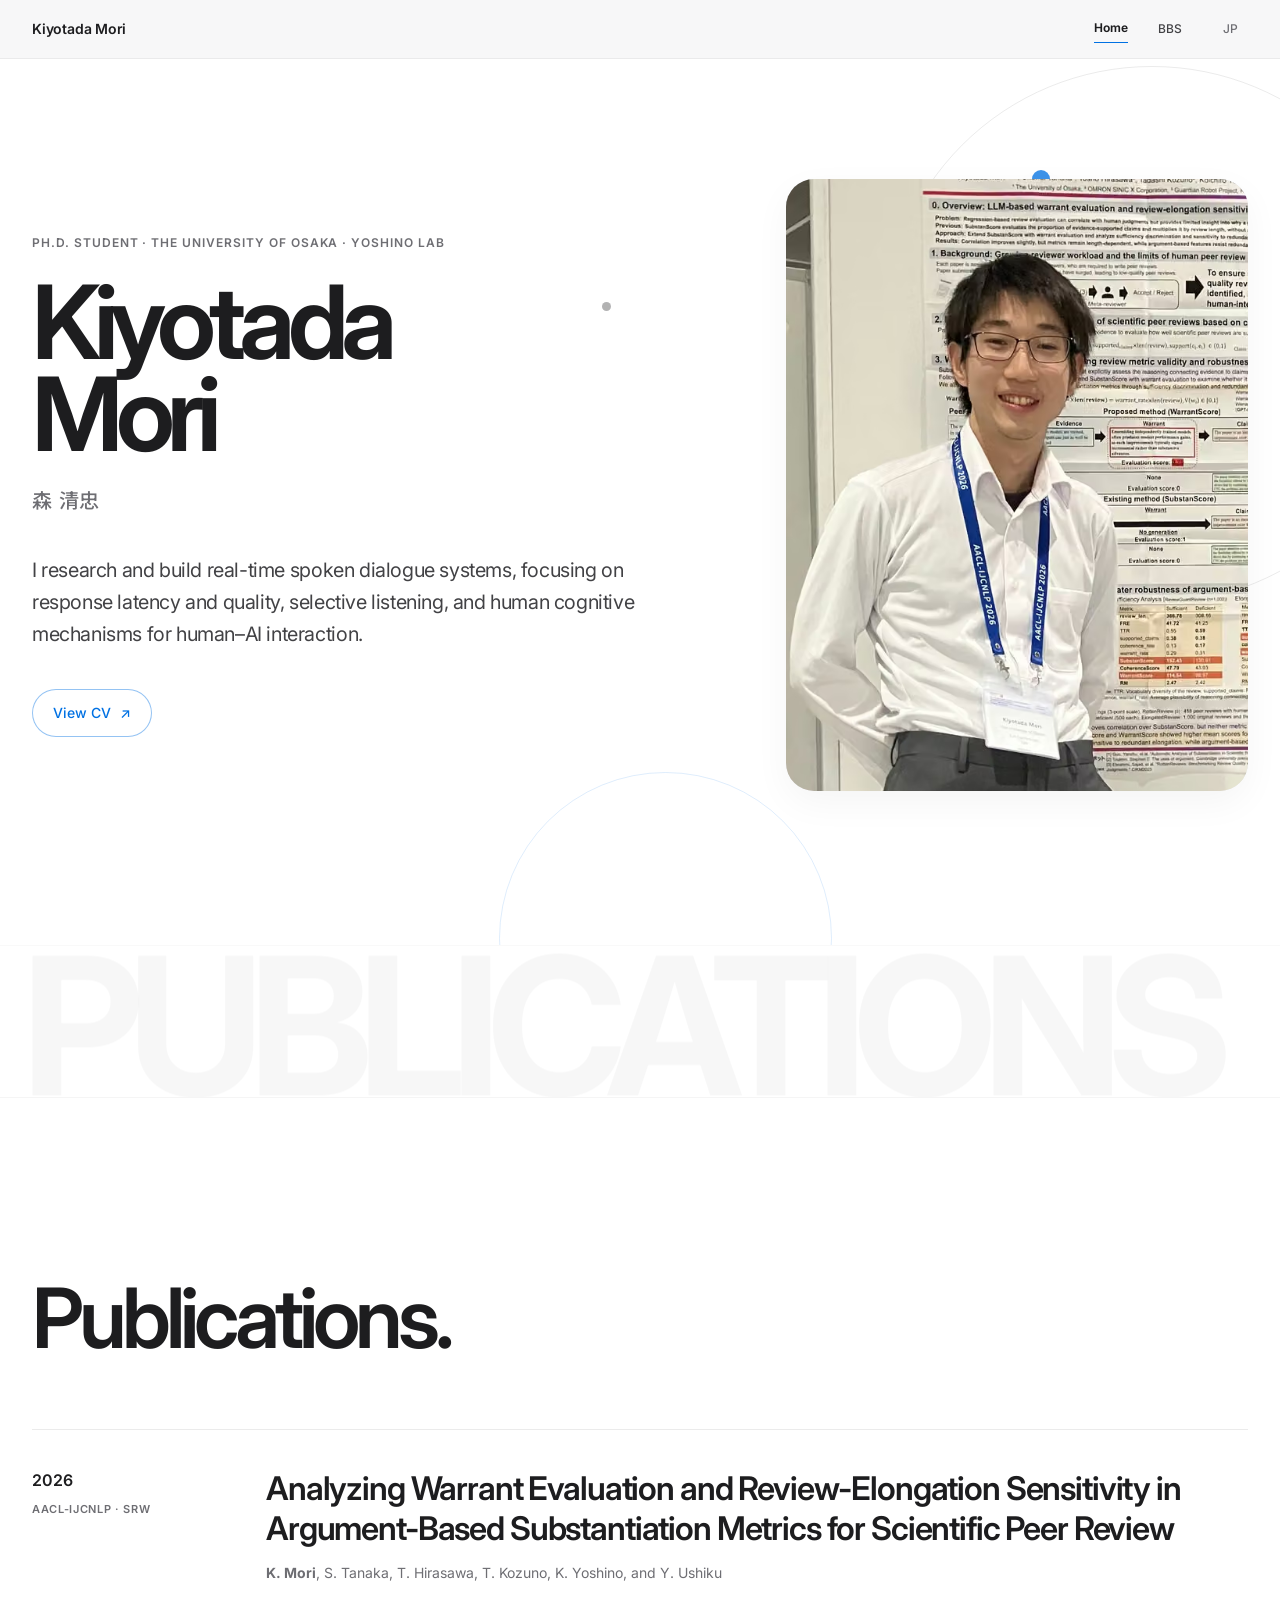
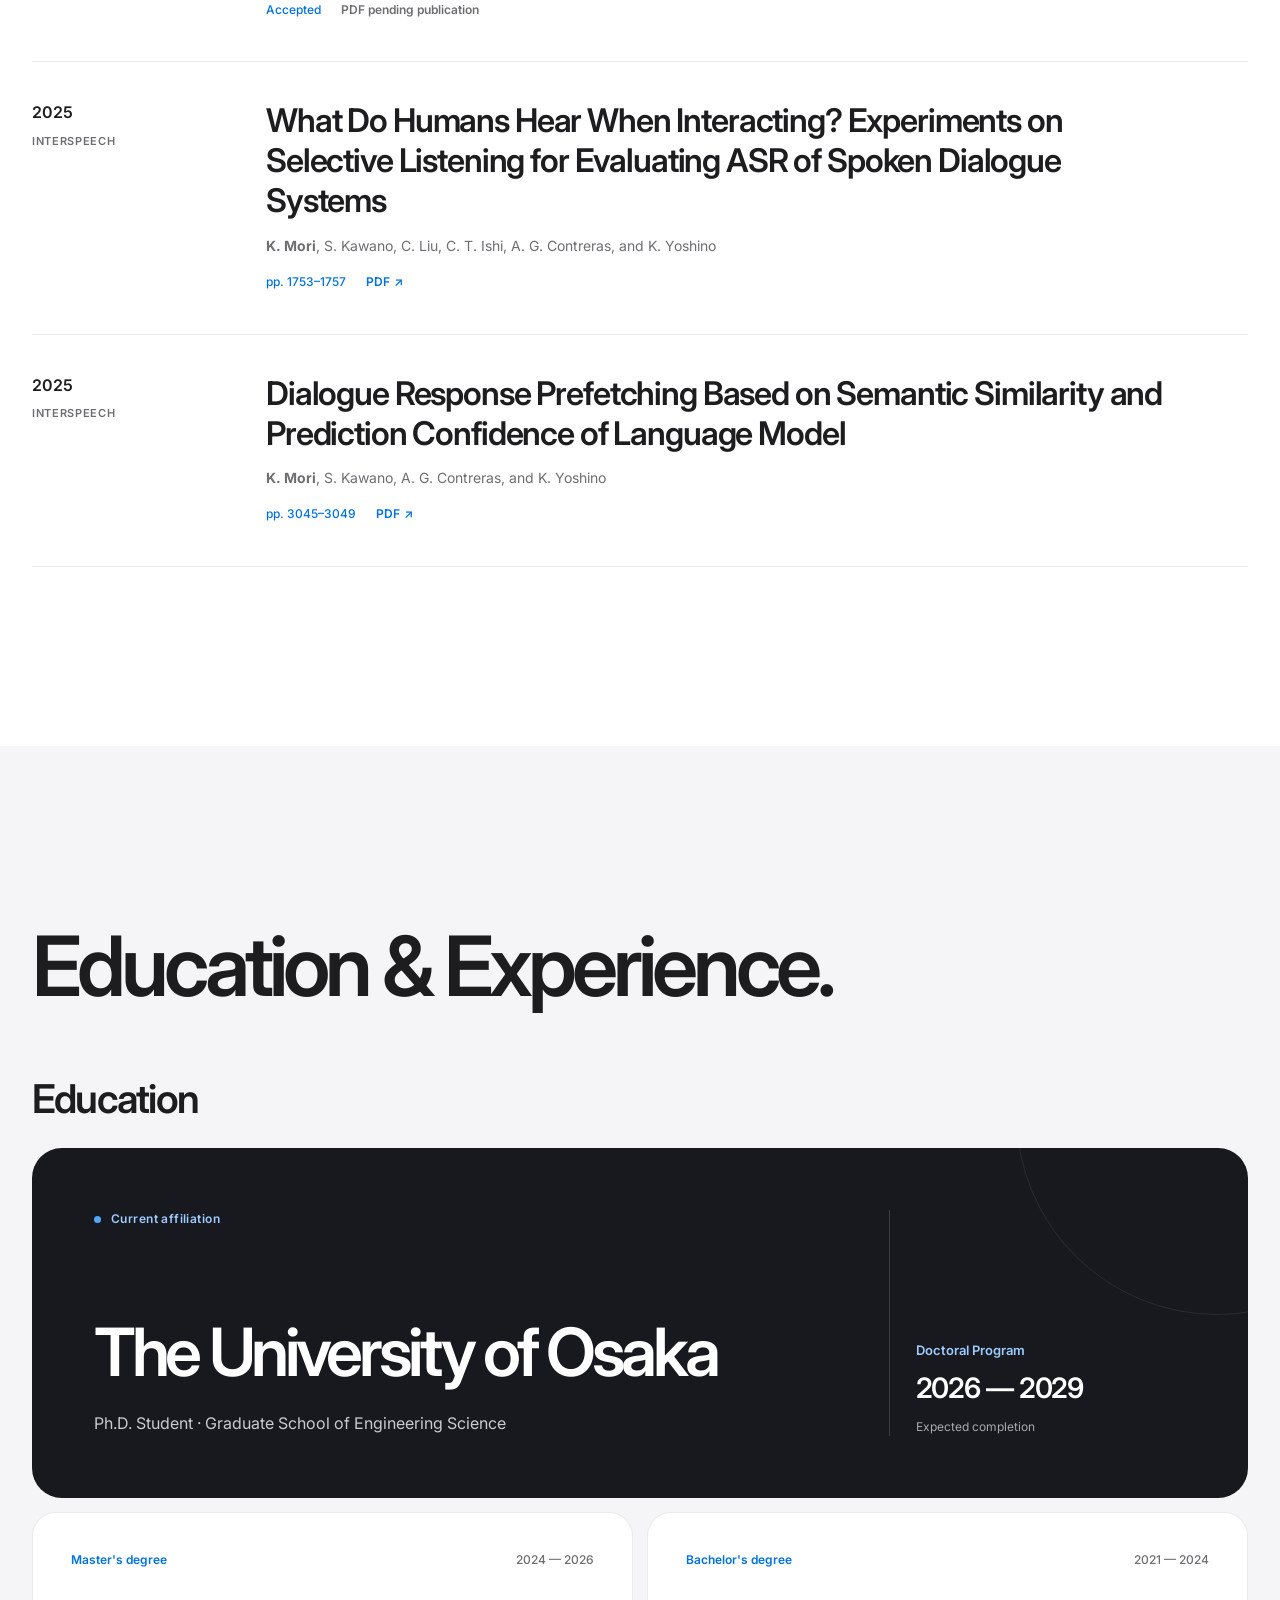
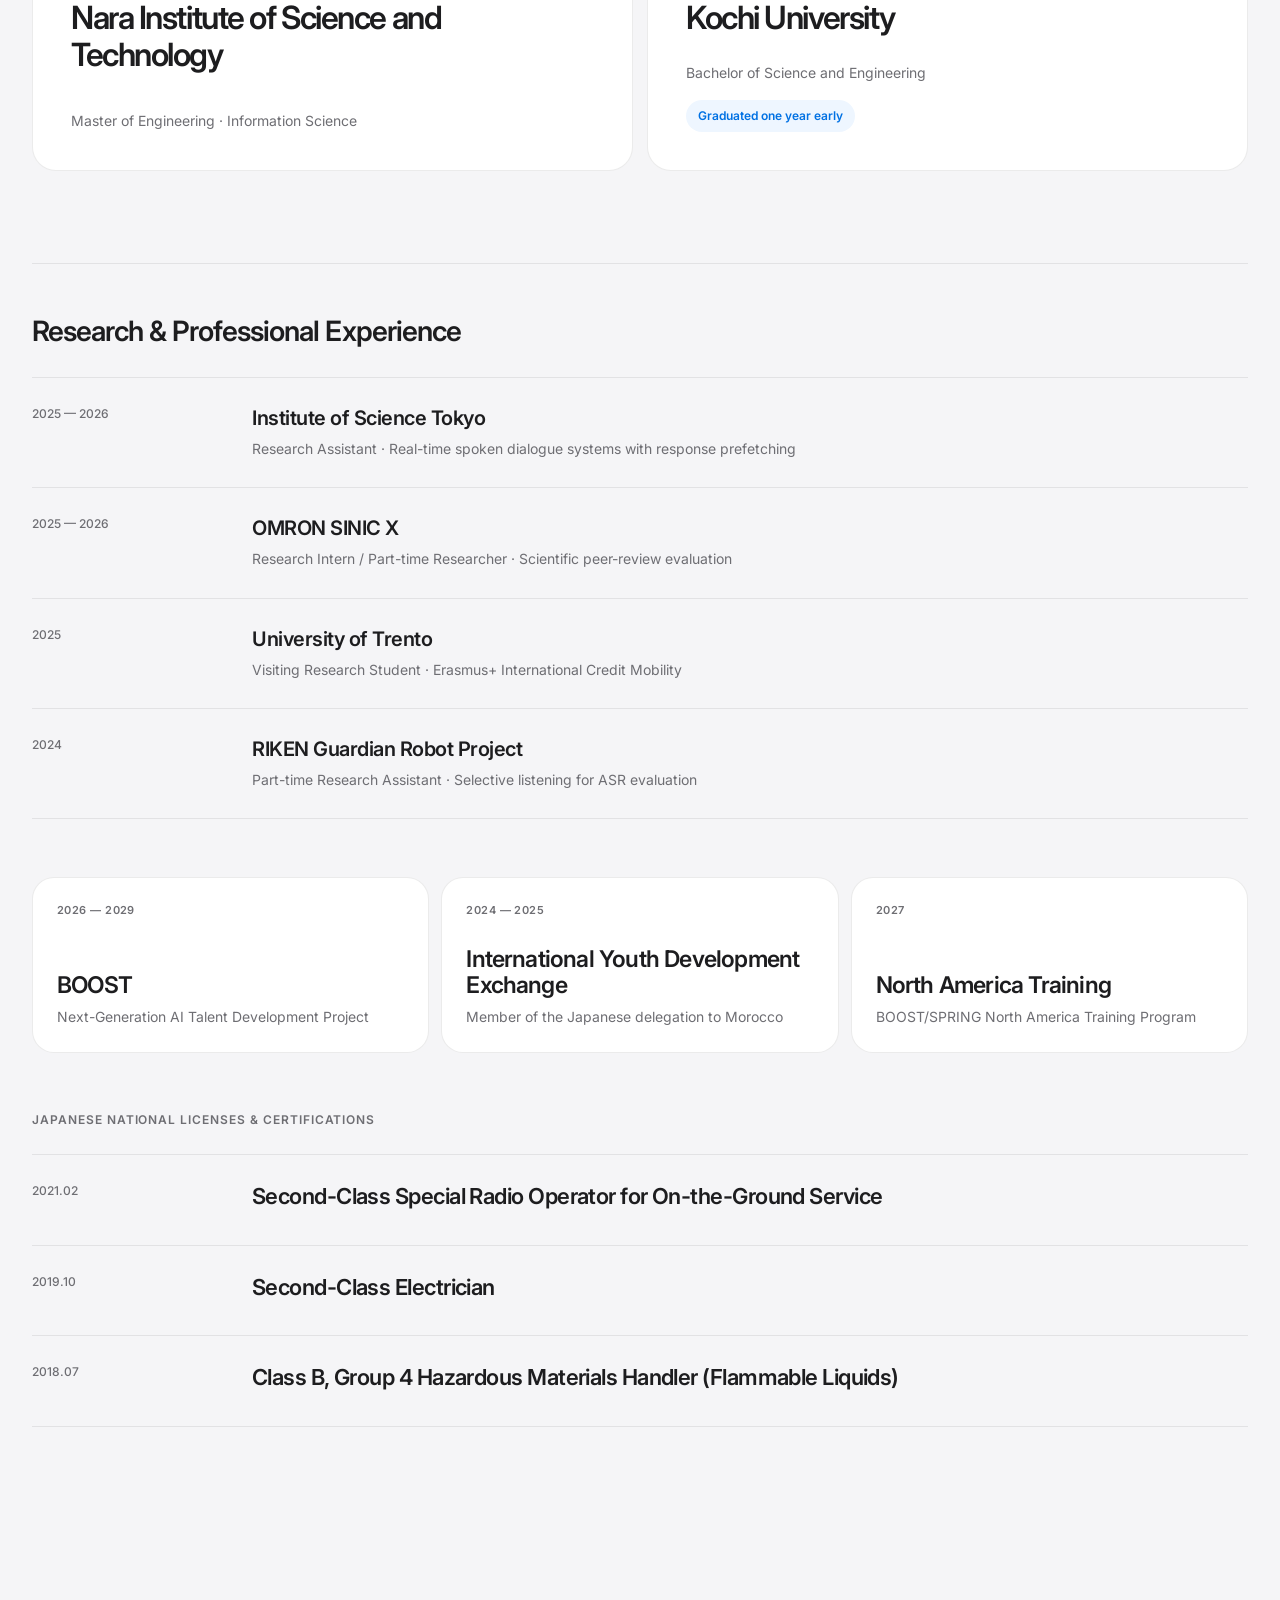
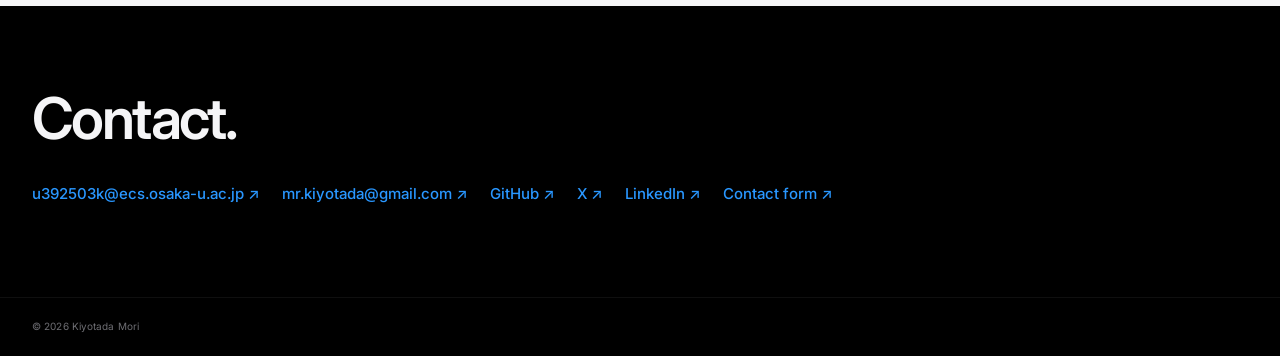
<file: index.html>
<!doctype html>
<html lang="en">
<head>
  <meta charset="utf-8" />
  <meta name="viewport" content="width=device-width, initial-scale=1" />
  <meta name="description" content="Kiyotada Mori — Ph.D. student at The University of Osaka researching spoken dialogue systems, response latency and quality, selective listening, and human cognitive mechanisms for real-time human–AI interaction." />
  <meta name="theme-color" content="#F5F5F7" />
  <title>Kiyotada Mori — Ph.D. Student, The University of Osaka</title>

  <link rel="preconnect" href="https://fonts.googleapis.com" />
  <link rel="preconnect" href="https://fonts.gstatic.com" crossorigin />
  <link href="https://fonts.googleapis.com/css2?family=Inter:wght@400;500;600;700&family=Noto+Sans+JP:wght@400;500;600;700&display=swap" rel="stylesheet" />
  <link rel="stylesheet" href="styles.css?v=20261017-education-redesign" />
  <link rel="stylesheet" href="site-chrome.css?v=20261017-1" />
</head>

<body data-lang="en">
  <header class="site-header">
    <div class="nav-shell">
      <a class="brand" href="#top" aria-label="Kiyotada Mori home">Kiyotada Mori</a>

      <nav class="nav language-nav" aria-label="Main navigation">
        <a class="nav-home" href="#top" aria-current="page"><span class="lang-en">Home</span><span class="lang-ja">ホーム</span></a>
        <a class="nav-board" href="bbs/" aria-label="Anonymous bulletin board"><span class="lang-en">BBS</span><span class="lang-ja">掲示板</span></a>
        <button id="language-toggle" class="language-toggle" type="button" aria-label="Switch to Japanese">JP</button>
      </nav>
    </div>
  </header>

  <main id="top">
    <section class="hero">
      <div class="ambient-stage" aria-hidden="true">
        <span class="ambient-ring ring-one"></span>
        <span class="ambient-ring ring-two"></span>
        <span class="ambient-dot dot-blue"></span>
        <span class="ambient-dot dot-dark"></span>
      </div>
      <div class="hero-shell">
        <div class="hero-copy reveal">
          <p class="eyebrow">
            <span class="lang-en">Ph.D. Student · The University of Osaka · Yoshino Lab</span>
            <span class="lang-ja">大阪大学 博士後期課程 · 吉野研究室</span>
          </p>

          <h1>Kiyotada<br />Mori</h1>
          <p class="hero-jp">森 清忠</p>

          <p class="hero-lead lang-en">
            I research and build real-time spoken dialogue systems, focusing on response latency and quality,
            selective listening, and human cognitive mechanisms for human–AI interaction.
          </p>
          <p class="hero-lead lang-ja">
            リアルタイム音声対話システムを研究・開発しています。
            応答遅延と応答品質、選択的聴取、人間の認知機構を中心に、
            人とAIの自然なインタラクションを探究しています。
          </p>

          <div class="hero-actions">
            <a class="button secondary" href="https://www.overleaf.com/read/tkjzhsxjyjbm#6e20ff" target="_blank" rel="noreferrer">
              <span class="lang-en">View CV</span><span class="lang-ja">CVを見る</span>
              <span aria-hidden="true">↗</span>
            </a>
          </div>
        </div>

        <figure class="hero-portrait reveal" aria-label="Portrait">
          <div class="portrait-frame">
            <img src="aacl-2026-portrait.avif" alt="Portrait of Kiyotada Mori" />
          </div>
        </figure>
      </div>
    </section>

    <div class="section-transition" aria-hidden="true">
      <span>PUBLICATIONS</span>
    </div>

    <section id="publications" class="section publications-section">
      <div class="section-shell">
        <header class="section-heading row-heading reveal">
          <div><h2><span class="lang-en">Publications.</span><span class="lang-ja">主要業績</span></h2></div>
        </header>

        <div class="publication-list">
          <article class="publication publication-row reveal">
            <div class="publication-meta">
              <span class="year">2026</span>
              <span>AACL-IJCNLP · SRW</span>
            </div>
            <div class="publication-main">
              <h3>Analyzing Warrant Evaluation and Review-Elongation Sensitivity in Argument-Based Substantiation Metrics for Scientific Peer Review</h3>
              <p><strong>K. Mori</strong>, S. Tanaka, T. Hirasawa, T. Kozuno, K. Yoshino, and Y. Ushiku</p>
              <div class="publication-links">
                <span class="status"><span class="lang-en">Accepted</span><span class="lang-ja">採択</span></span>
                <span class="publication-pdf-pending"><span class="lang-en">PDF pending publication</span><span class="lang-ja">PDF公開待ち</span></span>
              </div>
            </div>
          </article>

          <article class="publication publication-row reveal">
            <div class="publication-meta">
              <span class="year">2025</span>
              <span>INTERSPEECH</span>
            </div>
            <div class="publication-main">
              <h3>What Do Humans Hear When Interacting? Experiments on Selective Listening for Evaluating ASR of Spoken Dialogue Systems</h3>
              <p><strong>K. Mori</strong>, S. Kawano, C. Liu, C. T. Ishi, A. G. Contreras, and K. Yoshino</p>
              <div class="publication-links">
                <span class="status">pp. 1753–1757</span>
                <a class="publication-pdf-link" href="https://www.isca-archive.org/interspeech_2025/mori25_interspeech.pdf" target="_blank" rel="noopener noreferrer" aria-label="Read the PDF of What Do Humans Hear When Interacting?"><span class="lang-en">PDF</span><span class="lang-ja">PDFを開く</span> <span aria-hidden="true">↗</span></a>
              </div>
            </div>
          </article>

          <article class="publication publication-row reveal">
            <div class="publication-meta">
              <span class="year">2025</span>
              <span>INTERSPEECH</span>
            </div>
            <div class="publication-main">
              <h3>Dialogue Response Prefetching Based on Semantic Similarity and Prediction Confidence of Language Model</h3>
              <p><strong>K. Mori</strong>, S. Kawano, A. G. Contreras, and K. Yoshino</p>
              <div class="publication-links">
                <span class="status">pp. 3045–3049</span>
                <a class="publication-pdf-link" href="https://www.isca-archive.org/interspeech_2025/mori25b_interspeech.pdf" target="_blank" rel="noopener noreferrer" aria-label="Read the PDF of Dialogue Response Prefetching Based on Semantic Similarity and Prediction Confidence of Language Model"><span class="lang-en">PDF</span><span class="lang-ja">PDFを開く</span> <span aria-hidden="true">↗</span></a>
              </div>
            </div>
          </article>
        </div>
      </div>
    </section>

    <section id="about" class="section about-section">
      <div class="section-shell">
        <header class="section-heading experience-heading reveal">
          <h2><span class="lang-en">Education &amp; Experience.</span><span class="lang-ja">学歴・職歴</span></h2>
        </header>
        <div class="about-layout about-layout-single">

          <div class="education-block reveal">
            <h3 class="experience-subheading education-title" id="education-heading"><span class="lang-en">Education</span><span class="lang-ja">学歴</span></h3>
            <div class="education-showcase" aria-labelledby="education-heading">
              <article class="education-feature">
                <div class="education-feature-copy">
                  <p class="education-eyebrow"><span class="education-feature-indicator" aria-hidden="true"></span><span class="lang-en">Current affiliation</span><span class="lang-ja">現在の本所属</span></p>
                  <h4>The University of Osaka</h4>
                  <p class="education-feature-description"><span class="lang-en">Ph.D. Student · Graduate School of Engineering Science</span><span class="lang-ja">大阪大学大学院基礎工学研究科 · 博士後期課程</span></p>
                </div>
                <div class="education-feature-meta">
                  <span class="education-feature-degree"><span class="lang-en">Doctoral Program</span><span class="lang-ja">博士後期課程</span></span>
                  <time>2026 — 2029</time>
                  <span class="education-feature-note"><span class="lang-en">Expected completion</span><span class="lang-ja">修了予定</span></span>
                </div>
              </article>
              <div class="education-secondary">
                <article class="education-degree">
                  <div class="education-degree-top"><span class="education-degree-type"><span class="lang-en">Master's degree</span><span class="lang-ja">修士課程</span></span><time>2024 — 2026</time></div>
                  <h4>Nara Institute of Science and Technology</h4>
                  <p><span class="lang-en">Master of Engineering · Information Science</span><span class="lang-ja">奈良先端科学技術大学院大学 · 情報科学領域 · 修士（工学）</span></p>
                </article>
                <article class="education-degree">
                  <div class="education-degree-top"><span class="education-degree-type"><span class="lang-en">Bachelor's degree</span><span class="lang-ja">学士課程</span></span><time>2021 — 2024</time></div>
                  <h4>Kochi University</h4>
                  <p><span class="lang-en">Bachelor of Science and Engineering</span><span class="lang-ja">高知大学理工学部情報科学科 · 学士</span></p>
                  <p class="education-honor"><span class="lang-en">Graduated one year early</span><span class="lang-ja">1年早期卒業</span></p>
                </article>
              </div>
            </div>
          </div>

          <div class="professional-block reveal">
            <h3 class="experience-subheading" id="research-experience-heading"><span class="lang-en">Research &amp; Professional Experience</span><span class="lang-ja">研究・職務経験</span></h3>
            <div class="timeline" aria-labelledby="research-experience-heading">
            <article class="timeline-item reveal">
              <time>2025 — 2026</time>
              <div>
                <h3>Institute of Science Tokyo</h3>
                <p><span class="lang-en">Research Assistant · Real-time spoken dialogue systems with response prefetching</span><span class="lang-ja">リサーチアシスタント · 応答プリフェッチを用いたリアルタイム音声対話</span></p>
              </div>
            </article>

            <article class="timeline-item reveal">
              <time>2025 — 2026</time>
              <div>
                <h3>OMRON SINIC X</h3>
                <p><span class="lang-en">Research Intern / Part-time Researcher · Scientific peer-review evaluation</span><span class="lang-ja">研究インターン / 非常勤研究員 · 科学論文査読の評価手法</span></p>
              </div>
            </article>

            <article class="timeline-item reveal">
              <time>2025</time>
              <div>
                <h3>University of Trento</h3>
                <p><span class="lang-en">Visiting Research Student · Erasmus+ International Credit Mobility</span><span class="lang-ja">客員研究学生 · Erasmus+ International Credit Mobility</span></p>
              </div>
            </article>

            <article class="timeline-item reveal">
              <time>2024</time>
              <div>
                <h3>RIKEN Guardian Robot Project</h3>
                <p><span class="lang-en">Part-time Research Assistant · Selective listening for ASR evaluation</span><span class="lang-ja">リサーチアシスタント · 選択的聴取に基づくASR評価</span></p>
              </div>
            </article>
            </div>
          </div>

          <div class="milestones reveal">
            
            <div class="milestone-grid">
              <article class="milestone-card">
                <span class="milestone-year">2026 — 2029</span>
                <h3>BOOST</h3>
                <p><span class="lang-en">Next-Generation AI Talent Development Project</span><span class="lang-ja">次世代AI人材育成プロジェクト</span></p>
              </article>

              <article class="milestone-card">
                <span class="milestone-year">2024 — 2025</span>
                <h3><span class="lang-en">International Youth Development Exchange</span><span class="lang-ja">国際社会青年育成事業</span></h3>
                <p><span class="lang-en">Member of the Japanese delegation to Morocco</span><span class="lang-ja">モロッコ派遣日本代表団</span></p>
              </article>

              <article class="milestone-card">
                <span class="milestone-year">2027</span>
                <h3><span class="lang-en">North America Training</span><span class="lang-ja">北米研修</span></h3>
                <p><span class="lang-en">BOOST/SPRING North America Training Program</span><span class="lang-ja">BOOST/SPRING 北米研修プログラム選抜</span></p>
              </article>
            </div>
          </div>
          <div class="milestones reveal">
            <p class="milestones-title" id="certifications-heading">
              <span class="lang-en">Japanese National Licenses &amp; Certifications</span><span class="lang-ja">資格</span>
            </p>
            <div class="timeline" aria-labelledby="certifications-heading">
              <article class="timeline-item">
                <time datetime="2021-02">2021.02</time>
                <div>
                  <h3><span class="lang-en">Second-Class Special Radio Operator for On-the-Ground Service</span><span class="lang-ja">第二級陸上特殊無線技士</span></h3>
                </div>
              </article>

              <article class="timeline-item">
                <time datetime="2019-10">2019.10</time>
                <div>
                  <h3><span class="lang-en">Second-Class Electrician</span><span class="lang-ja">第二種電気工事士</span></h3>
                </div>
              </article>

              <article class="timeline-item">
                <time datetime="2018-07">2018.07</time>
                <div>
                  <h3><span class="lang-en">Class B, Group 4 Hazardous Materials Handler (Flammable Liquids)</span><span class="lang-ja">危険物取扱者 乙種第4類</span></h3>
                </div>
              </article>
            </div>
          </div>
        </div>
      </div>
    </section>

    <section class="contact-section">
      <div class="section-shell contact-inner reveal">
        <h2><span class="lang-en">Contact.</span><span class="lang-ja">お問い合わせ</span></h2>

        <div class="contact-actions">
          <a href="mailto:u392503k@ecs.osaka-u.ac.jp">u392503k@ecs.osaka-u.ac.jp ↗</a>
          <a href="mailto:mr.kiyotada@gmail.com">mr.kiyotada@gmail.com ↗</a>
          <a href="https://github.com/KiyotadaMori" target="_blank" rel="noreferrer">GitHub ↗</a>
          <a href="https://x.com/KiyotadaMr" target="_blank" rel="noreferrer">X ↗</a>
          <a href="https://jp.linkedin.com/in/mori-kiyotada-799184292" target="_blank" rel="noreferrer">LinkedIn ↗</a>
          <a href="https://docs.google.com/forms/d/e/1FAIpQLScWv8ASQ8fka01ZWKWlb8XfdeFpkleQLFJ5yGIcdUIhlTzMBA/viewform?usp=dialog" target="_blank" rel="noreferrer"><span class="lang-en">Contact form</span><span class="lang-ja">お問い合わせフォーム</span> ↗</a>
        </div>
      </div>
    </section>
  </main>

  <footer class="site-footer">
    <div class="section-shell footer-inner">
      <span>© <span id="year"></span> Kiyotada Mori</span>
    </div>
  </footer>

  <script src="script.js?v=20261003-2140"></script>
</body>
</html>
</file>
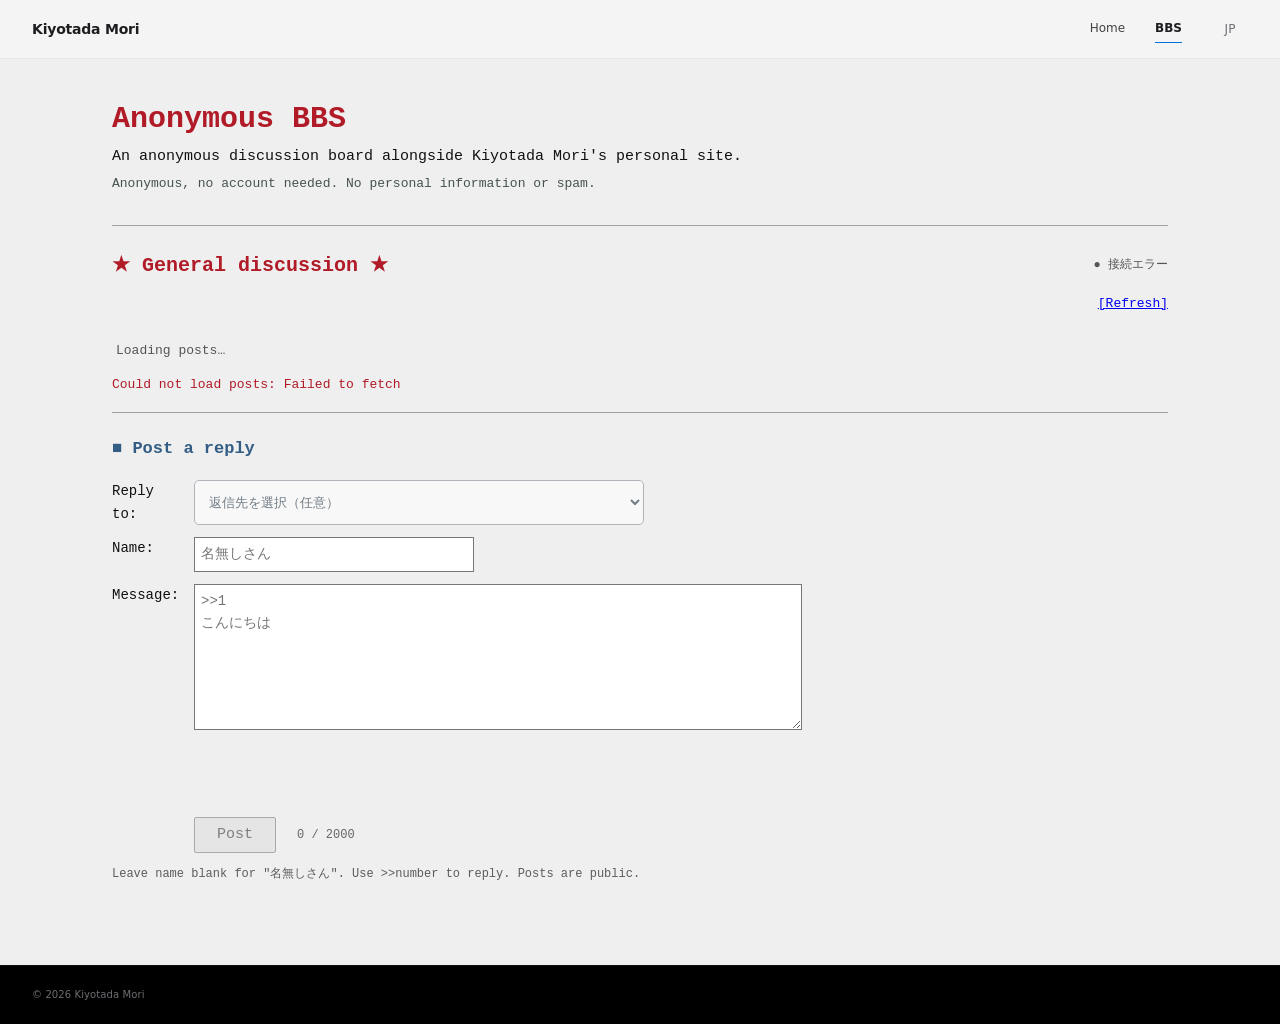
<file: bbs/index.html>
<!doctype html>
<html lang="ja">
<head>
<meta charset="utf-8">
<meta name="viewport" content="width=device-width, initial-scale=1">
<meta name="theme-color" content="#efefef">
<meta name="description" content="Anonymous Japanese bulletin board. One ongoing discussion, no account required.">
<title>雑談スレッド - Kiyotada Mori BBS</title>
<link rel="stylesheet" href="board.css?v=20261017-anchorfix">
<link rel="stylesheet" href="../site-chrome.css?v=20261017-1">
<script src="config.js?v=20261017-connected" defer></script>
<script src="board.js?v=20261017-anchorfix" defer></script>
</head>
<body data-lang="ja">
<header class="site-header">
  <div class="nav-shell">
    <a class="brand" href="../" aria-label="Kiyotada Mori home">Kiyotada Mori</a>
    <nav class="nav language-nav" aria-label="Main navigation">
      <a class="nav-home" href="../"><span class="lang-en">Home</span><span class="lang-ja">ホーム</span></a>
      <a class="nav-board" href="./" aria-current="page"><span class="lang-en">BBS</span><span class="lang-ja">掲示板</span></a>
      <button id="lang-toggle" class="language-toggle" type="button" aria-label="Switch to English">EN</button>
    </nav>
  </div>
</header>
<div class="bbs-shell">
  <header class="bbs-head">
    <h1><span class="lang-ja">名無しの掲示板</span><span class="lang-en">Anonymous BBS</span></h1>
    <p><span class="lang-ja">森清忠の個人サイトに併設された匿名掲示板です。</span><span class="lang-en">An anonymous discussion board alongside Kiyotada Mori's personal site.</span></p>
    <p class="bbs-note"><span class="lang-ja">※ 匿名・アカウント不要。個人情報の掲載や迷惑行為はお控えください。</span><span class="lang-en">Anonymous, no account needed. No personal information or spam.</span></p>
  </header>
  <hr>
  <main id="thread">
    <div class="thread-titlebar">
      <h2><span class="lang-ja">★ 雑談スレッド ★</span><span class="lang-en">★ General discussion ★</span></h2>
      <span id="connection-status" role="status"><span class="lang-ja">接続中</span><span class="lang-en">Connecting</span></span>
    </div>
    <div class="thread-links">
      <span id="post-count"></span>
      <button type="button" class="text-button" id="refresh-posts">[<span class="lang-ja">更新</span><span class="lang-en">Refresh</span>]</button>
    </div>
    <div id="post-list" aria-live="polite" class="post-list"><p class="empty"><span class="lang-ja">投稿を読み込み中…</span><span class="lang-en">Loading posts…</span></p></div>
    <p id="feedback" role="status" aria-live="polite"></p>
    <hr>
    <section id="reply" class="reply">
      <h3><span class="lang-ja">■ 書き込み</span><span class="lang-en">■ Post a reply</span></h3>
      <form id="post-form">
        <div class="form-field"><label for="reply-target"><span class="lang-ja">返信先：</span><span class="lang-en">Reply to:</span></label><select id="reply-target" aria-label="Reply to a post" disabled><option value="">返信先を選択（任意）</option></select></div>
        <div class="form-field"><label for="post-name"><span class="lang-ja">名前：</span><span class="lang-en">Name:</span></label><input id="post-name" name="author" maxlength="32" placeholder="名無しさん" autocomplete="off"></div>
        <div class="form-field"><label for="post-body"><span class="lang-ja">本文：</span><span class="lang-en">Message:</span></label><textarea required id="post-body" name="body" maxlength="2000" rows="6" placeholder=">>1&#10;こんにちは"></textarea></div>
        <input type="text" tabindex="-1" name="website" autocomplete="off" class="honeypot" aria-hidden="true">
        <div id="turnstile-container"></div>
        <div class="form-actions"><button type="submit" id="post-button" disabled><span class="lang-ja">書き込む</span><span class="lang-en">Post</span></button> <span class="counter"><span id="char-counter">0</span> / 2000</span></div>
      </form>
      <p class="disclaimer"><span class="lang-ja">名前が空欄なら「名無しさん」。<code>&gt;&gt;番号</code>で返信できます。投稿内容は公開されます。</span><span class="lang-en">Leave name blank for "名無しさん". Use <code>&gt;&gt;number</code> to reply. Posts are public.</span></p>
    </section>
  </main>
</div>
<footer class="site-footer">
  <div class="section-shell footer-inner">
    <span>© <span id="year"></span> Kiyotada Mori</span>
  </div>
</footer>
</body>
</html>
</file>
<file: styles.css>
:root{
  --bg:#F5F5F7;
  --surface:#FFFFFF;
  --text:#1D1D1F;
  --secondary:#6E6E73;
  --border:rgba(0,0,0,.08);
  --blue:#0071E3;
  --black:#000000;
  --dark-text:#F5F5F7;
  --max:1320px;
  --radius:30px;
  --shadow:0 20px 60px rgba(0,0,0,.06);
}

*{box-sizing:border-box}

html{
  scroll-behavior:smooth;
  scroll-padding-top:84px;
}

body{
  margin:0;
  background:var(--bg);
  color:var(--text);
  font-family:"Inter","Noto Sans JP","Hiragino Sans",-apple-system,BlinkMacSystemFont,"Helvetica Neue",Arial,sans-serif;
  -webkit-font-smoothing:antialiased;
  text-rendering:optimizeLegibility;
  line-height:1.55;
}

a{color:inherit}
button,a{-webkit-tap-highlight-color:transparent}
img{max-width:100%}
::selection{background:rgba(0,113,227,.18)}

.lang-ja{display:none}
body[data-lang="ja"] .lang-en{display:none}
body[data-lang="ja"] .lang-ja{display:initial}

.section-shell,
.hero-shell{
  width:min(var(--max),calc(100% - 64px));
  margin:0 auto;
}

/* Navigation */
.site-header{
  position:fixed;
  top:0;
  left:0;
  right:0;
  z-index:100;
  border-bottom:1px solid rgba(0,0,0,.06);
  background:rgba(245,245,247,.78);
  backdrop-filter:saturate(180%) blur(22px);
  -webkit-backdrop-filter:saturate(180%) blur(22px);
}

.nav-shell{
  width:min(var(--max),calc(100% - 64px));
  min-height:58px;
  margin:0 auto;
  display:flex;
  align-items:center;
  justify-content:space-between;
  gap:28px;
}

.brand{
  flex:0 0 auto;
  text-decoration:none;
  font-size:14px;
  font-weight:600;
  letter-spacing:-.015em;
}

.nav{
  display:flex;
  align-items:center;
  gap:26px;
  font-size:12px;
  font-weight:500;
}

.nav a{
  color:#424245;
  text-decoration:none;
  transition:color .18s ease;
}

.nav a:hover{color:var(--text)}

.nav-contact{color:var(--blue)!important}

.language-toggle{
  margin-left:2px;
  padding:6px 0;
  border:0;
  background:transparent;
  color:#424245;
  font:inherit;
  cursor:pointer;
}

/* Hero */
.hero{
  background:var(--surface);
  padding:clamp(130px,14vw,190px) 0 clamp(110px,12vw,170px);
}

.hero-shell{
  display:grid;
  grid-template-columns:minmax(0,1.17fr) minmax(360px,.83fr);
  align-items:center;
  gap:clamp(60px,8vw,124px);
}

.hero-copy{max-width:780px}

.eyebrow{
  margin:0 0 24px;
  color:var(--secondary);
  font-size:12px;
  font-weight:600;
  letter-spacing:.08em;
  text-transform:uppercase;
}

.eyebrow.light{color:#8E8E93}

.hero h1{
  margin:0;
  font-size:clamp(64px,8vw,120px);
  line-height:.9;
  font-weight:650;
  letter-spacing:-.072em;
}

.hero-jp{
  margin:26px 0 0;
  color:var(--secondary);
  font-size:20px;
  font-weight:500;
  letter-spacing:.04em;
}

.hero-lead{
  max-width:720px;
  margin:38px 0 0;
  color:#424245;
  font-size:clamp(18px,1.55vw,22px);
  line-height:1.6;
  letter-spacing:-.02em;
}

.hero-actions{
  display:flex;
  align-items:center;
  gap:12px;
  flex-wrap:wrap;
  margin-top:38px;
}

.button{
  min-height:48px;
  padding:0 20px;
  border-radius:999px;
  display:inline-flex;
  align-items:center;
  gap:9px;
  justify-content:center;
  text-decoration:none;
  font-size:14px;
  font-weight:500;
  transition:transform .2s ease,background .2s ease,color .2s ease,border-color .2s ease;
}

.button:hover{transform:translateY(-1px)}

.button.primary{
  background:var(--blue);
  color:#fff;
}

.button.primary:hover{background:#0077ED}

.button.secondary{
  border:1px solid rgba(0,113,227,.42);
  color:var(--blue);
  background:#fff;
}

.button.secondary:hover{background:#F2F8FF}

.hero-portrait{
  margin:0;
  justify-self:end;
  width:min(100%,480px);
}

.portrait-frame{
  width:100%;
  aspect-ratio:1371 / 1815;
  overflow:hidden;
  border-radius:28px;
  background:#E8E8ED;
  box-shadow:var(--shadow);
}

.portrait-frame img{
  display:block;
  width:100%;
  height:100%;
  object-fit:cover;
  object-position:50% 50%;
  transform:scale(1.015);
  transform-origin:center;
}

.hero-portrait figcaption{
  margin-top:12px;
  color:var(--secondary);
  font-size:11px;
  line-height:1.4;
}

/* Bento overview */
.bento-section{
  padding:120px 0 0;
  background:var(--bg);
}

.bento-grid{
  display:grid;
  grid-template-columns:1.5fr .75fr .75fr;
  grid-template-rows:auto auto;
  gap:18px;
}

.bento-card{
  border:1px solid var(--border);
  border-radius:var(--radius);
  background:var(--surface);
  overflow:hidden;
}

.intro-card{
  grid-row:span 2;
  min-height:650px;
  padding:52px;
  display:flex;
  flex-direction:column;
  justify-content:flex-end;
}

.card-label{
  margin:0;
  color:var(--secondary);
  font-size:11px;
  font-weight:600;
  letter-spacing:.08em;
  text-transform:uppercase;
}

.intro-card h2{
  margin:24px 0 22px;
  font-size:clamp(42px,4.8vw,70px);
  line-height:1.02;
  font-weight:600;
  letter-spacing:-.052em;
}

.card-copy{
  max-width:700px;
  margin:0;
  color:var(--secondary);
  font-size:17px;
  line-height:1.75;
}

.metric-card,
.profile-card{
  min-height:316px;
  padding:34px;
  display:flex;
  flex-direction:column;
  justify-content:space-between;
}

.dark-card{
  background:var(--black);
  color:var(--dark-text);
  border-color:#000;
}

.dark-card .card-label{color:#A1A1A6}

.metric{
  margin:auto 0 14px;
  font-size:clamp(72px,7vw,104px);
  line-height:.85;
  font-weight:650;
  letter-spacing:-.07em;
}

.metric-caption{
  margin:0;
  color:var(--secondary);
  font-size:14px;
  line-height:1.5;
}

.dark-card .metric-caption{color:#A1A1A6}

.profile-lines{
  margin-top:auto;
}

.profile-lines p{
  margin:7px 0 0;
  color:var(--secondary);
  font-size:14px;
}

.profile-lines strong{
  color:var(--text);
  font-size:20px;
  letter-spacing:-.025em;
}

/* Dark statement */
.statement-section{
  margin-top:160px;
  background:var(--black);
  color:var(--dark-text);
}

.statement-inner{
  padding:clamp(130px,13vw,190px) 0;
}

.statement-inner h2{
  max-width:1120px;
  margin:0;
  font-size:clamp(60px,7.5vw,110px);
  line-height:.98;
  font-weight:600;
  letter-spacing:-.065em;
}

.statement-copy{
  max-width:760px;
  margin:48px 0 0;
  color:#A1A1A6;
  font-size:18px;
  line-height:1.75;
}

/* Shared sections */
.section{
  padding:clamp(130px,14vw,190px) 0;
}

.section-heading{
  margin-bottom:70px;
}

.section-heading.row-heading{
  display:flex;
  align-items:end;
  justify-content:space-between;
  gap:36px;
}

.section-heading h2{
  margin:0;
  font-size:clamp(54px,6.5vw,92px);
  line-height:.98;
  font-weight:600;
  letter-spacing:-.06em;
}

.section-link{
  flex:0 0 auto;
  margin-bottom:10px;
  color:var(--blue);
  text-decoration:none;
  font-size:14px;
  font-weight:500;
}

/* Research */
.research-section{background:var(--bg)}

.research-grid{
  display:grid;
  grid-template-columns:1.15fr .85fr;
  gap:18px;
}

.research-card{
  min-height:430px;
  padding:40px;
  border:1px solid var(--border);
  border-radius:var(--radius);
  background:var(--surface);
  display:flex;
  flex-direction:column;
  justify-content:space-between;
  overflow:hidden;
}

.research-card.research-large{
  grid-row:span 2;
  min-height:878px;
}

.blue-accent-card{
  background:#F0F7FF;
  border-color:rgba(0,113,227,.12);
}

.research-topline{
  display:flex;
  justify-content:space-between;
  gap:22px;
  color:var(--secondary);
  font-size:10px;
  font-weight:600;
  letter-spacing:.08em;
}

.research-card h3{
  margin:0 0 22px;
  font-size:clamp(38px,4.8vw,68px);
  line-height:.98;
  font-weight:600;
  letter-spacing:-.055em;
}

.research-card:not(.research-large) h3{
  font-size:clamp(34px,3.8vw,54px);
}

.research-card p{
  max-width:640px;
  margin:0;
  color:var(--secondary);
  font-size:16px;
  line-height:1.75;
}

/* Publications */
.publications-section{
  background:var(--surface);
}

.publication-list{
  border-top:1px solid var(--border);
}

.publication{
  display:grid;
  grid-template-columns:190px minmax(0,1fr);
  gap:44px;
  padding:38px 0 42px;
  border-bottom:1px solid var(--border);
}

.publication-meta{
  display:flex;
  flex-direction:column;
  gap:8px;
  color:var(--secondary);
  font-size:11px;
  font-weight:600;
  letter-spacing:.06em;
}

.publication-meta .year{
  color:var(--text);
  font-size:16px;
  letter-spacing:-.01em;
}

.publication-main h3{
  max-width:920px;
  margin:0;
  font-size:clamp(24px,2.55vw,36px);
  line-height:1.23;
  font-weight:600;
  letter-spacing:-.035em;
}

.publication-main p{
  margin:14px 0 0;
  color:var(--secondary);
  font-size:14px;
  line-height:1.6;
}

.status{
  display:inline-block;
  margin-top:16px;
  color:var(--blue);
  font-size:12px;
  font-weight:500;
}

.publication-links{
  display:flex;
  align-items:baseline;
  flex-wrap:wrap;
  gap:12px 20px;
}

.publication-pdf-link,
.publication-pdf-pending{
  display:inline-flex;
  align-items:center;
  gap:4px;
  margin-top:16px;
  font-size:12px;
  font-weight:600;
}

.publication-pdf-link{
  color:var(--blue);
  text-decoration:underline;
  text-decoration-color:transparent;
  text-underline-offset:3px;
  transition:text-decoration-color .2s ease;
}

.publication-pdf-link:hover,
.publication-pdf-link:focus-visible{
  text-decoration-color:currentColor;
}

.publication-pdf-pending{
  color:var(--secondary);
}

/* About */
.about-section{background:var(--bg)}

.about-layout{
  display:grid;
  grid-template-columns:.72fr 1.28fr;
  gap:clamp(60px,9vw,140px);
  align-items:start;
}

.about-summary{
  position:sticky;
  top:110px;
}

.about-lead{
  margin:0;
  color:#424245;
  font-size:20px;
  line-height:1.7;
  letter-spacing:-.02em;
}

.about-links{
  display:flex;
  gap:20px;
  flex-wrap:wrap;
  margin-top:34px;
}

.about-links a{
  color:var(--blue);
  text-decoration:none;
  font-size:14px;
}

.timeline{
  border-top:1px solid var(--border);
}

.timeline-item{
  display:grid;
  grid-template-columns:150px 1fr;
  gap:30px;
  padding:27px 0;
  border-bottom:1px solid var(--border);
}

.timeline-item time{
  color:var(--secondary);
  font-size:12px;
  font-weight:500;
}

.timeline-item h3{
  margin:0 0 7px;
  font-size:22px;
  line-height:1.3;
  font-weight:600;
  letter-spacing:-.025em;
}

.timeline-item p{
  margin:0;
  color:var(--secondary);
  font-size:14px;
  line-height:1.6;
}

/* Recognition */
.recognition-section{
  padding-top:0;
  background:var(--bg);
}

.recognition-grid{
  display:grid;
  grid-template-columns:1fr 1fr;
  gap:18px;
}

.recognition-card{
  min-height:440px;
  padding:40px;
  border:1px solid var(--border);
  border-radius:var(--radius);
  background:var(--surface);
  display:flex;
  flex-direction:column;
}

.recognition-card h3{
  margin:auto 0 20px;
  font-size:clamp(64px,8vw,110px);
  line-height:.88;
  font-weight:650;
  letter-spacing:-.07em;
}

.recognition-card>p:last-child{
  max-width:620px;
  margin:0;
  color:var(--secondary);
  font-size:15px;
  line-height:1.7;
}

.recognition-card.dark-card>p:last-child{color:#A1A1A6}

.wide-card{
  grid-column:1 / -1;
  min-height:500px;
}

.wide-card h3{
  margin:auto 0 28px;
  font-size:clamp(52px,6vw,86px);
  line-height:1;
}

/* Contact */
.contact-section{
  background:var(--black);
  color:var(--dark-text);
}

.contact-inner{
  padding:clamp(130px,13vw,190px) 0;
}

.contact-inner h2{
  max-width:1050px;
  margin:0;
  font-size:clamp(58px,7.5vw,110px);
  line-height:.98;
  font-weight:600;
  letter-spacing:-.065em;
}

.contact-actions{
  display:flex;
  gap:26px;
  flex-wrap:wrap;
  margin-top:60px;
}

.contact-actions a{
  color:#2997FF;
  text-decoration:none;
  font-size:15px;
  font-weight:500;
}

.site-footer{
  background:var(--black);
  color:#86868B;
  border-top:1px solid rgba(255,255,255,.10);
}

.footer-inner{
  min-height:86px;
  display:flex;
  align-items:center;
  justify-content:space-between;
  gap:24px;
  font-size:11px;
}

/* Motion */
.reveal{
  opacity:0;
  transform:translateY(24px);
  transition:
    opacity .7s cubic-bezier(.2,.7,.2,1),
    transform .7s cubic-bezier(.2,.7,.2,1);
}

.reveal.is-visible{
  opacity:1;
  transform:none;
}

@media (prefers-reduced-motion:reduce){
  html{scroll-behavior:auto}
  .reveal{
    opacity:1;
    transform:none;
    transition:none;
  }
  .button{transition:none}
}

/* Tablet */
@media (max-width:980px){
  .section-shell,
  .hero-shell,
  .nav-shell{
    width:min(var(--max),calc(100% - 40px));
  }

  .nav a:not(.nav-contact):not([href*="overleaf"]){
    display:none;
  }

  .hero{
    padding-top:120px;
  }

  .hero-shell{
    grid-template-columns:1fr;
    gap:54px;
  }

  .hero-portrait{
    justify-self:start;
    width:min(100%,560px);
  }

  .bento-grid{
    grid-template-columns:1fr 1fr;
  }

  .intro-card{
    grid-column:1 / -1;
    grid-row:auto;
    min-height:520px;
  }

  .profile-card{
    grid-column:1 / -1;
  }

  .research-grid{
    grid-template-columns:1fr;
  }

  .research-card.research-large{
    grid-row:auto;
    min-height:620px;
  }

  .research-card{
    min-height:420px;
  }

  .about-layout{
    grid-template-columns:1fr;
  }

  .about-summary{
    position:static;
  }
}

/* Mobile */
@media (max-width:640px){
  .section-shell,
  .hero-shell,
  .nav-shell{
    width:calc(100% - 32px);
  }

  .nav-shell{
    min-height:54px;
  }

  .brand{
    font-size:13px;
  }

  .nav{
    gap:14px;
  }

  .nav-contact{display:none}
  .nav a[href*="overleaf"]{font-size:11px}
  .language-toggle{font-size:11px}

  .hero{
    padding:104px 0 92px;
  }

  .hero h1{
    font-size:clamp(62px,20vw,86px);
  }

  .hero-jp{
    margin-top:18px;
    font-size:17px;
  }

  .hero-lead{
    margin-top:30px;
    font-size:17px;
  }

  .hero-actions{
    margin-top:30px;
  }

  .hero-portrait{
    width:100%;
  }

  .portrait-frame{
    aspect-ratio:1371 / 1815;
    border-radius:22px;
  }

  .portrait-frame img{
    transform:scale(1);
    object-position:50% 50%;
  }

  .bento-section{
    padding-top:90px;
  }

  .bento-grid{
    grid-template-columns:1fr;
    gap:12px;
  }

  .intro-card,
  .profile-card{
    grid-column:auto;
  }

  .intro-card{
    min-height:470px;
    padding:28px;
  }

  .intro-card h2{
    font-size:42px;
  }

  .metric-card,
  .profile-card{
    min-height:280px;
    padding:28px;
  }

  .statement-section{
    margin-top:110px;
  }

  .statement-inner{
    padding:105px 0;
  }

  .statement-inner h2{
    font-size:50px;
  }

  .statement-copy{
    margin-top:36px;
    font-size:16px;
  }

  .section{
    padding:105px 0;
  }

  .section-heading{
    margin-bottom:50px;
  }

  .section-heading.row-heading{
    display:block;
  }

  .section-heading h2{
    font-size:50px;
  }

  .section-link{
    display:inline-block;
    margin-top:22px;
  }

  .research-card,
  .research-card.research-large{
    min-height:480px;
    padding:28px;
    border-radius:24px;
  }

  .research-card h3,
  .research-card:not(.research-large) h3{
    font-size:42px;
  }

  .publication{
    grid-template-columns:1fr;
    gap:18px;
    padding:30px 0 34px;
  }

  .publication-meta{
    flex-direction:row;
    align-items:center;
    gap:14px;
  }

  .publication-main h3{
    font-size:25px;
  }

  .timeline-item{
    grid-template-columns:1fr;
    gap:9px;
  }

  .recognition-grid{
    grid-template-columns:1fr;
    gap:12px;
  }

  .wide-card{
    grid-column:auto;
  }

  .recognition-card,
  .wide-card{
    min-height:360px;
    padding:28px;
    border-radius:24px;
  }

  .recognition-card h3{
    font-size:72px;
  }

  .wide-card h3{
    font-size:48px;
  }

  .contact-inner{
    padding:110px 0;
  }

  .contact-inner h2{
    font-size:52px;
  }

  .contact-actions{
    flex-direction:column;
    align-items:flex-start;
    gap:16px;
    margin-top:48px;
  }

  .footer-inner{
    min-height:110px;
    padding:24px 0;
    flex-direction:column;
    align-items:flex-start;
    justify-content:center;
  }
}

/* Full-width Experience */
.about-layout-single{
  display:block;
}

.about-layout-single .timeline{
  width:100%;
}

.about-layout-single .timeline-item{
  grid-template-columns:190px minmax(0,1fr);
}

/* Selected milestones: concise, not an awards catalog */
.milestones{
  margin-top:72px;
}

.milestones-title{
  margin:0 0 24px;
  color:var(--secondary);
  font-size:12px;
  font-weight:600;
  letter-spacing:.08em;
  text-transform:uppercase;
}

.milestone-grid{
  display:grid;
  grid-template-columns:repeat(2,minmax(0,1fr));
  gap:14px;
}

.milestone-card{
  min-height:210px;
  padding:28px;
  border:1px solid var(--border);
  border-radius:24px;
  background:var(--surface);
  display:flex;
  flex-direction:column;
  justify-content:flex-end;
}

.milestone-year{
  margin-bottom:auto;
  color:var(--secondary);
  font-size:11px;
  font-weight:600;
  letter-spacing:.04em;
}

.milestone-card h3{
  margin:34px 0 9px;
  font-size:clamp(24px,2.3vw,34px);
  line-height:1.1;
  font-weight:600;
  letter-spacing:-.035em;
}

.milestone-card p{
  margin:0;
  color:var(--secondary);
  font-size:14px;
  line-height:1.6;
}

@media (max-width:640px){
  .about-layout-single .timeline-item{
    grid-template-columns:1fr;
  }

  .milestone-grid{
    grid-template-columns:1fr;
  }

  .milestone-card{
    min-height:190px;
  }
}


/* QueryLift-inspired ambient motion: restrained geometric objects, no heavy gradients */
.hero{
  position:relative;
  overflow:hidden;
  isolation:isolate;
}

.hero-shell{
  position:relative;
  z-index:2;
}

.ambient-stage{
  position:absolute;
  inset:0;
  z-index:0;
  pointer-events:none;
  overflow:hidden;
}

.ambient-ring{
  position:absolute;
  display:block;
  border:1px solid rgba(29,29,31,.085);
  border-radius:50%;
  will-change:transform;
}

.ring-one{
  width:clamp(420px,42vw,720px);
  aspect-ratio:1;
  right:-11vw;
  top:7%;
  animation:ambientFloatOne 18s ease-in-out infinite alternate;
}

.ring-two{
  width:clamp(250px,26vw,440px);
  aspect-ratio:1;
  left:39%;
  bottom:-17%;
  border-color:rgba(0,113,227,.13);
  animation:ambientFloatTwo 22s ease-in-out infinite alternate;
}

.ambient-dot{
  position:absolute;
  display:block;
  border-radius:50%;
  will-change:transform;
}

.dot-blue{
  width:18px;
  height:18px;
  right:18%;
  top:18%;
  background:var(--blue);
  opacity:.76;
  box-shadow:0 18px 44px rgba(0,113,227,.18);
  animation:ambientDotBlue 12s ease-in-out infinite alternate;
}

.dot-dark{
  width:9px;
  height:9px;
  left:47%;
  top:32%;
  background:var(--text);
  opacity:.34;
  animation:ambientDotDark 15s ease-in-out infinite alternate;
}

@keyframes ambientFloatOne{
  from{transform:translate3d(0,0,0) rotate(0deg)}
  to{transform:translate3d(-42px,32px,0) rotate(8deg)}
}

@keyframes ambientFloatTwo{
  from{transform:translate3d(0,0,0) scale(1)}
  to{transform:translate3d(50px,-34px,0) scale(1.08)}
}

@keyframes ambientDotBlue{
  from{transform:translate3d(0,0,0)}
  to{transform:translate3d(-54px,68px,0)}
}

@keyframes ambientDotDark{
  from{transform:translate3d(0,0,0)}
  to{transform:translate3d(36px,-46px,0)}
}

/* Experience header: use the full canvas and surface early graduation as a single accent */
.experience-heading{
  display:grid;
  grid-template-columns:minmax(0,1fr) minmax(240px,340px);
  align-items:end;
  gap:48px;
}

.early-grad-badge{
  min-height:154px;
  padding:24px 26px;
  border-radius:24px;
  background:var(--blue);
  color:#fff;
  display:flex;
  flex-direction:column;
  justify-content:flex-end;
  box-shadow:0 18px 45px rgba(0,113,227,.13);
}

.early-grad-year{
  margin-bottom:auto;
  font-size:11px;
  font-weight:600;
  letter-spacing:.08em;
  opacity:.72;
}

.early-grad-badge strong{
  font-size:20px;
  line-height:1.2;
  letter-spacing:-.025em;
}

.early-grad-badge > span:last-child{
  margin-top:5px;
  font-size:12px;
  opacity:.72;
}

/* Compact highlight strip: only the three high-signal programs */
.milestones{
  margin-top:58px;
}

.milestone-grid{
  grid-template-columns:repeat(3,minmax(0,1fr));
  gap:12px;
}

.milestone-card{
  min-height:176px;
  padding:24px;
  border-radius:22px;
  transition:transform .25s ease,box-shadow .25s ease,border-color .25s ease;
}

.milestone-card:hover{
  transform:translateY(-4px);
  box-shadow:0 18px 44px rgba(0,0,0,.06);
  border-color:rgba(0,113,227,.18);
}

.milestone-card h3{
  margin:26px 0 8px;
  font-size:clamp(21px,1.8vw,28px);
}

@media (prefers-reduced-motion:reduce){
  .ambient-ring,
  .ambient-dot{
    animation:none!important;
  }
}

@media (max-width:900px){
  .experience-heading{
    grid-template-columns:1fr;
    align-items:start;
  }

  .early-grad-badge{
    max-width:420px;
  }

  .milestone-grid{
    grid-template-columns:1fr;
  }
}

@media (max-width:640px){
  .ambient-stage{
    opacity:.7;
  }

  .ring-one{
    right:-45%;
    top:12%;
  }

  .ring-two{
    left:42%;
    bottom:-7%;
  }

  .early-grad-badge{
    min-height:140px;
    border-radius:20px;
  }
}


/* Experience refinement */
.experience-heading{
  display:block;
}

.timeline-highlight{
  color:var(--blue);
  font-weight:600;
}

.timeline-item p strong.timeline-highlight{
  color:var(--blue);
}


/* Quiet footer */
.site-footer{
  background:var(--black);
  color:#6e6e73;
  border-top:1px solid rgba(255,255,255,.06);
}

.footer-inner{
  min-height:58px;
  justify-content:flex-start;
  font-size:10px;
  letter-spacing:.01em;
}


/* Compact contact section */
.contact-inner{
  padding:84px 0 92px;
}

.contact-inner h2{
  max-width:none;
  margin:0;
  font-size:clamp(38px,4.5vw,60px);
  line-height:1;
  font-weight:600;
  letter-spacing:-.045em;
}

.contact-actions{
  margin-top:34px;
  gap:22px;
}

@media (max-width:640px){
  .contact-inner{
    padding:72px 0 78px;
  }

  .contact-inner h2{
    font-size:40px;
  }

  .contact-actions{
    margin-top:28px;
  }
}


/* Minimal header: identity on the left, language switch only on the right */
.site-header{
  border-bottom:0;
  background:rgba(245,245,247,.62);
}

.language-nav{
  gap:0;
}

.language-toggle{
  min-width:36px;
  padding:7px 9px;
  border-radius:999px;
  color:var(--secondary);
  transition:background .2s ease,color .2s ease;
}

.language-toggle:hover{
  background:rgba(0,0,0,.05);
  color:var(--text);
}


/* Portfolio polish: scroll transition + publication interactions */
.section-transition{
  position:relative;
  height:clamp(92px,12vw,170px);
  overflow:hidden;
  background:var(--surface);
  border-top:1px solid rgba(0,0,0,.025);
  border-bottom:1px solid rgba(0,0,0,.035);
}

.section-transition span{
  position:absolute;
  left:50%;
  top:50%;
  transform:translate3d(calc(-50% + var(--transition-x, 0px)),calc(-50% + var(--transition-y, 0px)),0);
  white-space:nowrap;
  color:rgba(29,29,31,.035);
  font-size:clamp(82px,15vw,220px);
  line-height:.75;
  font-weight:700;
  letter-spacing:-.075em;
  user-select:none;
  will-change:transform;
}

.publication-row{
  position:relative;
  isolation:isolate;
  padding-left:0;
  padding-right:0;
  transition:
    padding .28s cubic-bezier(.2,.7,.2,1),
    background .28s ease,
    border-color .28s ease;
}

.publication-row::before{
  content:"";
  position:absolute;
  inset:8px -20px;
  z-index:-1;
  border-radius:20px;
  background:rgba(0,113,227,0);
  transition:background .28s ease;
}

.publication-row::after{
  content:"↗";
  position:absolute;
  right:4px;
  top:50%;
  transform:translate3d(-8px,-50%,0);
  color:var(--blue);
  font-size:20px;
  opacity:0;
  transition:opacity .22s ease,transform .22s ease;
}

.publication-row:hover{
  padding-left:12px;
  padding-right:38px;
  border-color:rgba(0,113,227,.14);
}

.publication-row:hover::before{
  background:rgba(0,113,227,.035);
}

.publication-row:hover::after{
  opacity:.65;
  transform:translate3d(0,-50%,0);
}

.publication-row:hover .publication-main h3{
  color:#111;
}

.publication-row:hover .publication-meta span:last-child{
  color:var(--blue);
}

/* Keep the portrait flatter and more editorial */
.portrait-frame{
  box-shadow:0 12px 36px rgba(0,0,0,.045);
}

.portrait-frame img{
  transition:transform .7s cubic-bezier(.2,.7,.2,1);
}

.hero-portrait:hover .portrait-frame img{
  transform:scale(1.025);
}

/* Pointer parallax is applied through CSS variables set in script.js */
.hero{
  --parallax-x:0px;
  --parallax-y:0px;
}

.ring-one{
  translate:calc(var(--parallax-x) * .38) calc(var(--parallax-y) * .38);
}

.ring-two{
  translate:calc(var(--parallax-x) * -.24) calc(var(--parallax-y) * -.24);
}

.dot-blue{
  translate:calc(var(--parallax-x) * .7) calc(var(--parallax-y) * .7);
}

.dot-dark{
  translate:calc(var(--parallax-x) * -.5) calc(var(--parallax-y) * -.5);
}

@media (max-width:640px){
  .section-transition{
    height:90px;
  }

  .publication-row::after{
    display:none;
  }

  .publication-row:hover{
    padding-left:0;
    padding-right:0;
  }

  .hero-portrait:hover .portrait-frame img{
    transform:scale(1);
  }
}



/* Academic affiliations take visual priority over short-term appointments. */
.education-block{margin-bottom:92px}
.experience-subheading{margin:0 0 26px;color:var(--secondary);font-size:13px;font-weight:600;letter-spacing:.035em;line-height:1.4}
.education-title{font-size:clamp(29px,3.1vw,42px);color:var(--text);letter-spacing:-.045em;line-height:1.15}
.education-showcase{display:grid;gap:14px}
.education-feature{position:relative;isolation:isolate;overflow:hidden;display:grid;grid-template-columns:minmax(0,1.8fr) minmax(215px,.7fr);align-items:stretch;gap:30px;min-height:350px;padding:clamp(32px,5vw,62px);border-radius:30px;background:#17191e;color:#fff}
.education-feature::after{content:"";position:absolute;z-index:-1;width:400px;height:400px;top:-235px;right:-170px;border:1px solid rgba(255,255,255,.08);border-radius:50%;pointer-events:none}
.education-feature-copy{display:flex;flex-direction:column;align-items:flex-start;min-width:0}
.education-eyebrow{display:flex;align-items:center;gap:10px;margin:0 0 34px;color:#9ecbff;font-size:12px;font-weight:600;letter-spacing:.035em}
.education-feature-indicator{width:7px;height:7px;border-radius:50%;background:#51a8ff;flex:0 0 auto}
.education-feature h4{max-width:800px;margin:auto 0 22px;font-size:clamp(38px,5.2vw,72px);font-weight:600;line-height:1.05;letter-spacing:-.065em;overflow-wrap:break-word}
.education-feature-description{max-width:680px;margin:0;color:#c8cbd0;font-size:clamp(14px,1.25vw,17px);line-height:1.65}
.education-feature-meta{display:flex;flex-direction:column;justify-content:flex-end;align-items:flex-start;gap:12px;padding-left:26px;border-left:1px solid rgba(255,255,255,.16)}
.education-feature-degree{font-size:13px;font-weight:600;color:#9ecbff}
.education-feature-meta time{font-size:clamp(22px,2.2vw,31px);font-weight:600;line-height:1.2;letter-spacing:-.04em}
.education-feature-note{color:#a7a9ad;font-size:12px}
.education-secondary{display:grid;grid-template-columns:repeat(2,minmax(0,1fr));gap:14px}
.education-degree{min-width:0;min-height:255px;display:flex;flex-direction:column;padding:clamp(25px,3vw,38px);border:1px solid var(--border);border-radius:24px;background:var(--surface)}
.education-degree-top{display:flex;align-items:center;justify-content:space-between;flex-wrap:wrap;gap:10px 18px;font-size:12px;color:var(--secondary)}
.education-degree-type{font-weight:600;color:var(--blue)}
.education-degree time{font-weight:500}
.education-degree h4{margin:30px 0 12px;font-size:clamp(26px,2.5vw,36px);font-weight:600;letter-spacing:-.045em;line-height:1.15;overflow-wrap:break-word}
.education-degree p{margin:auto 0 0;padding-top:12px;color:var(--secondary);font-size:14px;line-height:1.65}
.education-degree .education-honor{align-self:flex-start;margin:16px 0 0;padding:6px 12px;color:var(--blue);border-radius:999px;background:#eef6ff;font-size:12px;font-weight:600}
.professional-block{padding-top:48px;border-top:1px solid var(--border)}
.professional-block .experience-subheading{font-size:clamp(21px,2.4vw,28px);letter-spacing:-.035em;color:var(--text)}
.professional-block .timeline-item h3{font-size:20px}
@media(max-width:900px){
 .education-feature{grid-template-columns:minmax(0,1fr);min-height:320px}
 .education-feature-meta{flex-direction:row;align-items:baseline;flex-wrap:wrap;justify-content:space-between;gap:8px 20px;padding:22px 0 0;border-left:0;border-top:1px solid rgba(255,255,255,.16)}
}
@media(max-width:640px){
 .education-block{margin-bottom:64px}
 .education-feature{min-height:310px;padding:30px 26px;border-radius:24px}
 .education-feature h4{font-size:clamp(35px,10vw,50px);margin:28px 0 20px}
 .education-eyebrow{margin-bottom:0}
 .education-feature-meta{align-items:flex-start;flex-direction:column;gap:8px}
 .education-secondary{grid-template-columns:1fr}
 .education-degree{min-height:210px;padding:27px;border-radius:22px}
 .education-degree h4{font-size:29px;margin:26px 0 10px}
 .professional-block{padding-top:36px}
}

.nav-board{font-size:12px;font-weight:600;letter-spacing:.015em;color:var(--secondary);text-decoration:none;white-space:nowrap}
.nav-board:hover{color:var(--blue)}
</file>
<file: site-chrome.css>
/* Shared site header and footer: used on both the academic homepage and the independent BBS. */
.site-header{position:fixed;top:0;left:0;right:0;z-index:100;background:rgba(245,245,247,.78);border-bottom:1px solid rgba(0,0,0,.055);backdrop-filter:saturate(180%) blur(22px);-webkit-backdrop-filter:saturate(180%) blur(22px);font-family:Inter,"Noto Sans JP","Hiragino Sans",system-ui,sans-serif}
.site-header .nav-shell{width:min(1320px,calc(100% - 64px));min-height:58px;margin:0 auto;display:flex;align-items:center;justify-content:space-between;gap:25px}
.site-header .brand{color:#1d1d1f;text-decoration:none;font-size:14px;font-weight:600;letter-spacing:-.015em;white-space:nowrap}
.site-header .language-nav{display:flex;align-items:center;gap:clamp(16px,2.4vw,30px);font-size:12px;font-weight:500}
.site-header .nav a.nav-home,.site-header .nav a.nav-board{display:inline-flex;align-items:center;color:#424245;font-size:12px;font-weight:500;letter-spacing:0;text-decoration:none;white-space:nowrap;transition:color .2s ease}
.site-header .nav a.nav-home:hover,.site-header .nav a.nav-board:hover{color:#0071e3}
.site-header .nav a[aria-current="page"]{color:#1d1d1f;font-weight:650;border-bottom:1px solid #0071e3;padding:4px 0}
.site-header .language-toggle{display:inline-flex;align-items:center;justify-content:center;min-width:36px;margin:0;padding:7px 9px;color:#6e6e73;background:transparent;border:0;border-radius:999px;font-family:inherit;font-size:12px;font-weight:500;line-height:1.5;cursor:pointer;transition:background .2s ease,color .2s ease}
.site-header .language-toggle:hover{background:rgba(0,0,0,.05);color:#1d1d1f}
.site-footer{display:block;margin:0;padding:0;background:#000;color:#6e6e73;border-top:1px solid rgba(255,255,255,.06);font-family:Inter,"Noto Sans JP","Hiragino Sans",system-ui,sans-serif}
.site-footer .footer-inner{width:min(1320px,calc(100% - 64px));min-height:58px;margin:0 auto;padding:0;display:flex;align-items:center;justify-content:flex-start;gap:24px;color:#6e6e73;font-size:10px;font-weight:400;letter-spacing:.01em}
.bbs-shell{padding-top:82px}
.bbs-legal{margin:16px 0 0;font-size:12px;color:#555}
@media(max-width:980px){
  .site-header .nav a.nav-home,.site-header .nav a.nav-board{display:inline-flex}
  .site-header .nav-shell,.site-footer .footer-inner{width:calc(100% - 40px)}
}
@media(max-width:640px){
  .site-header .nav-shell,.site-footer .footer-inner{width:calc(100% - 32px)}
  .site-header .nav-shell{min-height:54px;gap:12px}
  .site-header .brand{font-size:13px}
  .site-header .language-nav{gap:14px}
  .site-header .nav a.nav-home,.site-header .nav a.nav-board{font-size:11px}
  .site-header .language-toggle{font-size:11px}
  .bbs-shell{padding-top:72px}
}
</file>
<file: bbs/board.css>
/* Deliberately inspired by old Japanese text BBS aesthetics; original markup. */
:root{--bg:#efefef;--ink:#111;--line:#9da6a6;--link:#0000ee;--author:#008000;--title:#b11b27}
*{box-sizing:border-box}
html{scroll-behavior:smooth}
body{margin:0;background:var(--bg);color:var(--ink);font:15px/1.6 "MS PGothic","ＭＳ Ｐゴシック","Hiragino Kaku Gothic ProN","Yu Gothic",monospace}
a{color:var(--link);text-decoration:underline}
a:visited{color:#551a8b}
button,input,textarea{font:inherit}
button{cursor:pointer}
button:disabled{opacity:.5;cursor:not-allowed}
[hidden]{display:none!important}
.lang-en{display:none}
body[data-lang="en"] .lang-ja{display:none}
body[data-lang="en"] .lang-en{display:inline}
.bbs-shell{max-width:1100px;padding:12px 22px 45px;margin:0 auto}
.bbs-head{padding:16px 0 9px}
.bbs-head h1{font-size:30px;font-weight:bold;color:var(--title);line-height:1.4;margin:0 0 5px}
.bbs-head p{margin:5px 0}
.bbs-head .bbs-note{color:#465250;font-size:13px}
hr{height:0;border:0;border-top:1px solid #9ca4a4;margin:16px 0}
.thread-titlebar{display:flex;gap:16px;justify-content:space-between;align-items:center;flex-wrap:wrap}
.thread-titlebar h2{color:var(--title);font-size:20px;margin:8px 0;font-weight:bold}
#connection-status{font-size:12px;color:#555}
.thread-links{padding:4px 0 12px;font-size:13px;display:flex;flex-wrap:wrap;gap:10px;align-items:center}
.text-button{border:0;background:transparent;color:var(--link);font-size:13px;padding:0;text-decoration:underline}
#post-count{color:#555}
.post-list{padding:0 4px}
.post{margin:0;padding:15px 0 10px;border-bottom:1px dotted #c4c4c4}
.post:target{background:#ffffd6}
.post-head{font-size:14px;display:flex;gap:7px;align-items:baseline;flex-wrap:wrap}
.post-number{font-weight:normal}
.post-author{color:var(--author);font-weight:bold}
.post-date{font-size:12px;color:#555}
.post-body{margin:10px 0 4px 25px;white-space:pre-wrap;overflow-wrap:anywhere;font-size:15px;line-height:1.8}
.post-body a{font-weight:bold;color:var(--link)}
#feedback{color:#b11b27;font-size:13px;min-height:1.4em}
.reply{padding:6px 0 24px}
.reply h3{font-size:17px;color:#335d85;margin:0 0 18px}
#post-form{max-width:690px}
.form-field{display:grid;grid-template-columns:74px minmax(0,1fr);gap:8px;margin:12px 0}
.form-field label{font-size:14px}
.form-field input,.form-field textarea{width:100%;padding:5px 6px;background:#fff;border:1px solid #777;color:#111;border-radius:0;font-size:14px}
.form-field input{max-width:280px}
.form-field textarea{min-height:142px;resize:vertical}
.form-actions{margin:10px 0 10px 82px}
.form-actions button{background:#ddd;border:1px solid #666;border-radius:2px;color:#111;padding:5px 22px}
.form-actions button:not(:disabled):hover{background:#fff}
.counter{color:#666;font-size:12px;margin-left:12px}
#turnstile-container{margin-left:82px;min-height:65px}
.honeypot{position:absolute!important;left:-9999px!important;opacity:0!important;pointer-events:none!important}
.disclaimer{font-size:12px;color:#5c5c5c}
footer{display:flex;flex-wrap:wrap;justify-content:space-between;gap:14px;font-size:12px;color:#555}
@media(max-width:600px){.bbs-shell{padding:12px 12px 35px}.bbs-head h1{font-size:26px}.thread-titlebar h2{font-size:18px}.post-body{margin-left:12px}.form-field{grid-template-columns:1fr;gap:4px}.form-actions,#turnstile-container{margin-left:0}}
@media(prefers-reduced-motion:reduce){html{scroll-behavior:auto}}

.empty{margin:14px 0;color:#555;font-size:13px}
.thread-links{justify-content:space-between}

/* Progressive reply controls: choose a post or click its compact reply button. */
.form-field select{
  width:min(100%,450px);
  min-height:34px;
  padding:5px 10px;
  border:1px solid #858f99;
  border-radius:5px;
  background:#fff;
  color:#1e3140;
  font-size:13px;
  cursor:pointer;
}
.form-field select:disabled{opacity:.6;cursor:not-allowed}
.form-field select:focus-visible,.post-quote:focus-visible{outline:2px solid #286ed6;outline-offset:2px}
.post-quote{
  margin-left:8px;
  padding:2px 9px;
  border:1px solid #bbc4cf;
  border-radius:5px;
  color:#305a7e;
  background:#fafcff;
  font-size:12px;
  line-height:1.5;
}
.post-quote:hover{background:#e8f1ff;border-color:#789bc0}
#reply{scroll-margin-top:84px}

/* Anchored posts are fetched asynchronously; account for the fixed header. */
.post{scroll-margin-top:92px}
.post.is-referenced,.post:target{background:#fffbd6;box-shadow:inset 3px 0 0 #c99a19}
.post:focus{outline:none}
.post-reference{cursor:pointer}
@media(max-width:640px){.post{scroll-margin-top:78px}}
</file>
